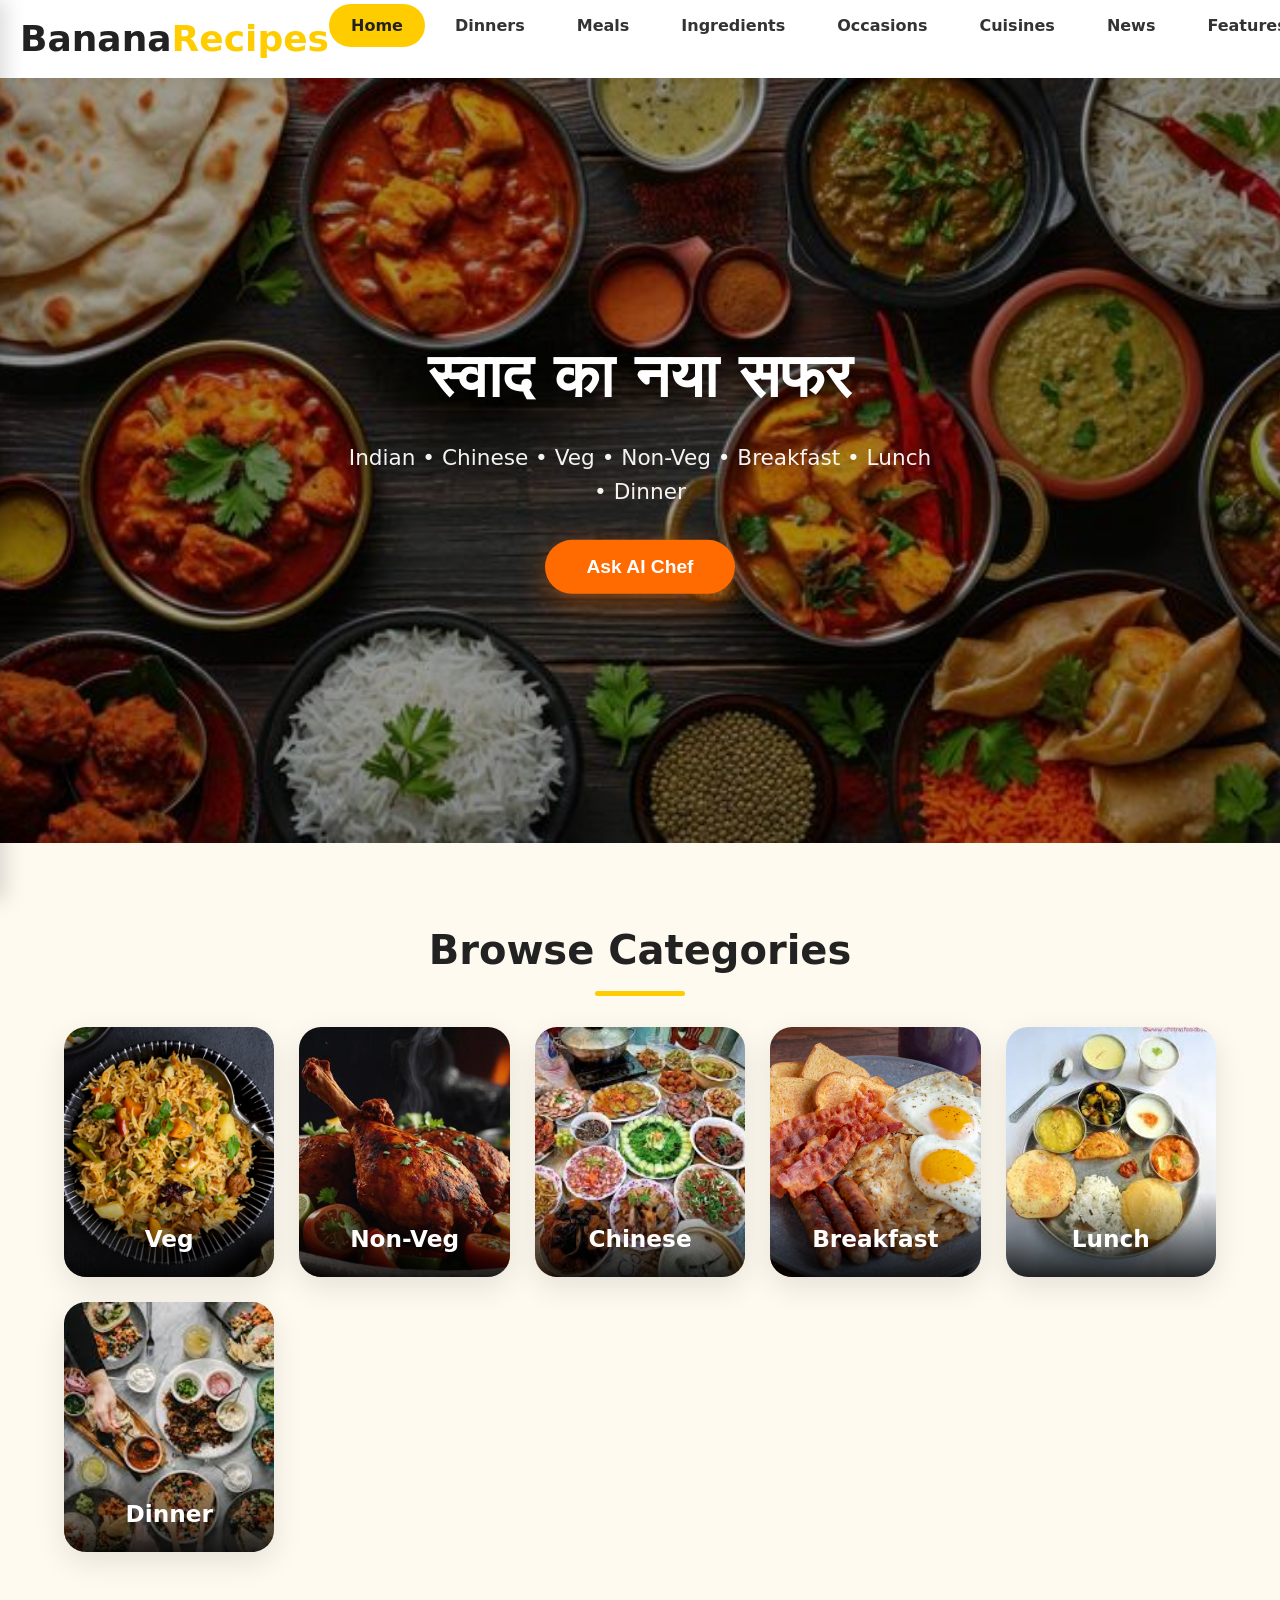
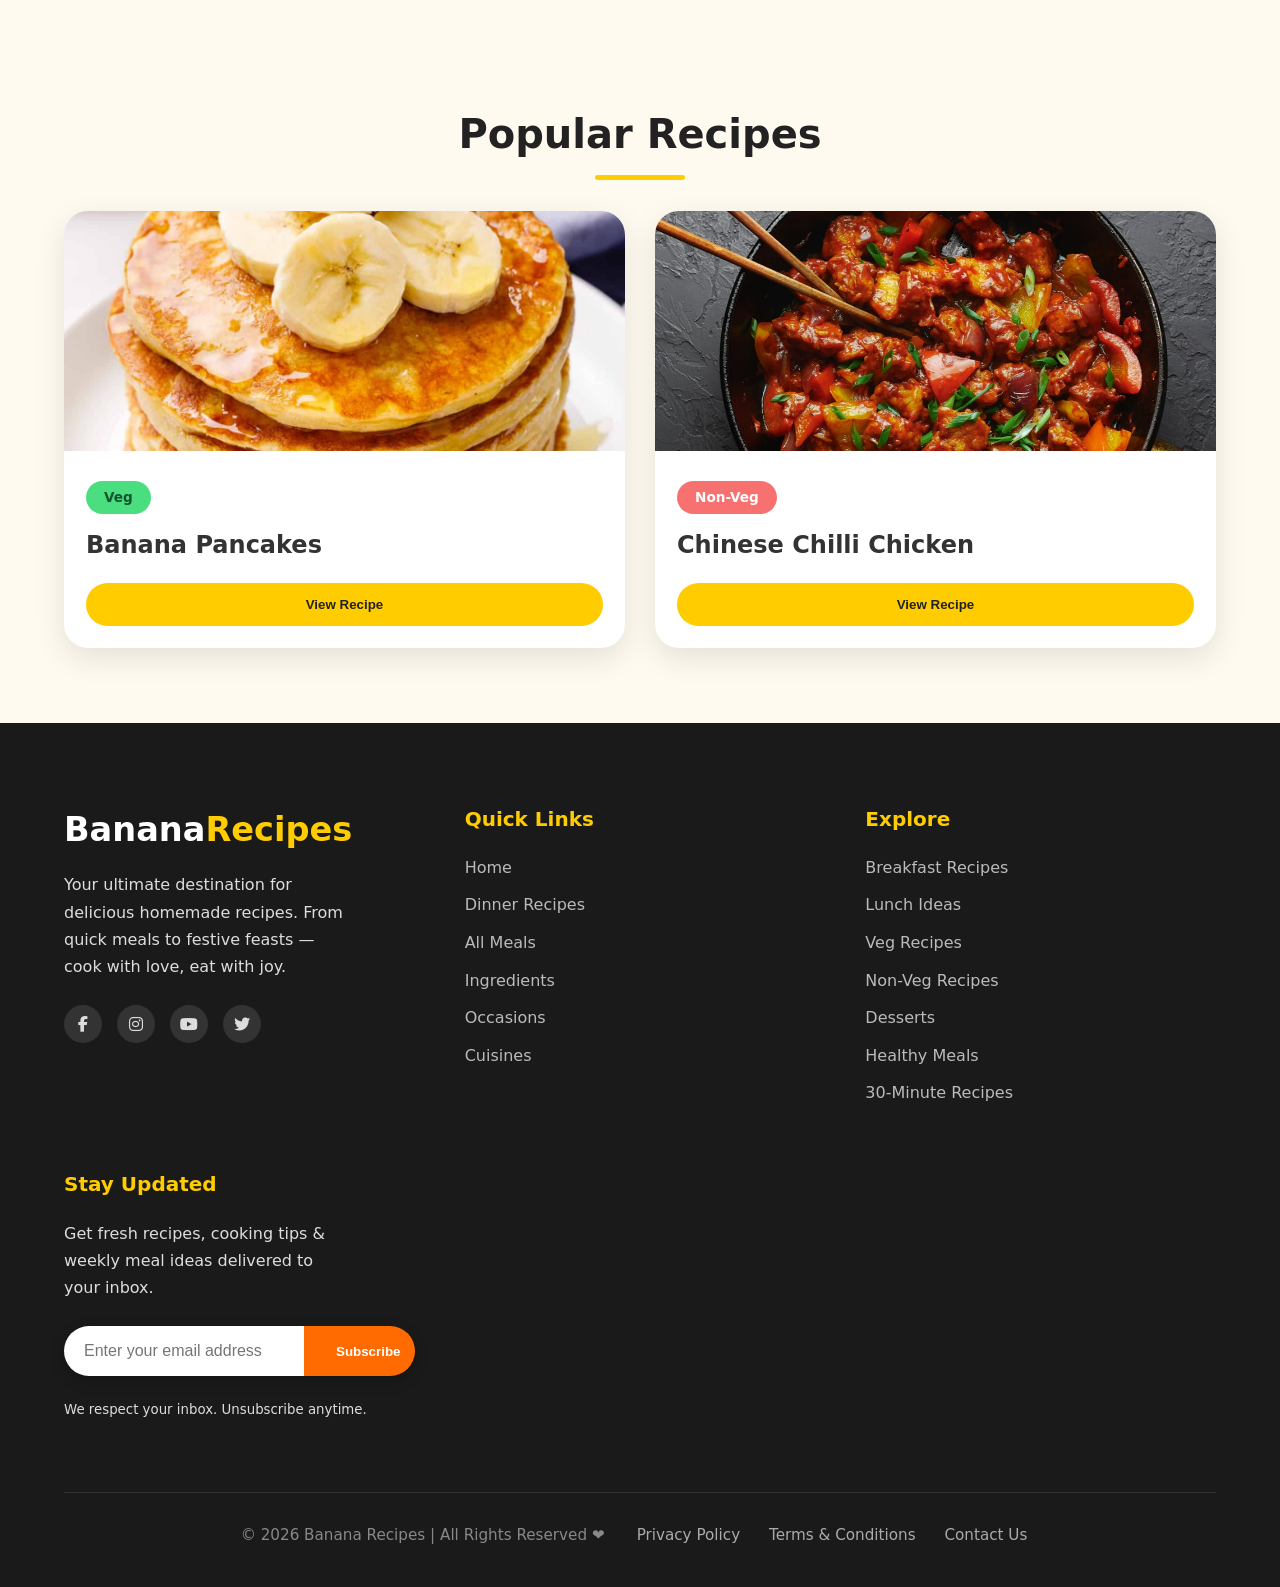
<file: index.html>
<!doctype html>
<html lang="hi">
  <head>
    <meta charset="UTF-8" />
    <meta name="viewport" content="width=device-width, initial-scale=1.0" />
    <title>Banana Recipes | स्वादिष्ट रेसिपीज़</title>
    <link rel="stylesheet" href="https://cdnjs.cloudflare.com/ajax/libs/font-awesome/6.5.0/css/all.min.css" />
    
    <style>
      :root {
        --primary: #ffcc00;
        --primary-dark: #e6b800;
        --accent: #ff6b00;
        --text: #333333;
        --dark: #222222;
        --light: #fffaf0;
      }

      * {
        margin: 0;
        padding: 0;
        box-sizing: border-box;
      }

      body {
        font-family: 'Segoe UI', system-ui, sans-serif;
        line-height: 1.6;
        color: var(--text);
        background-color: var(--light);
      }

      /* ==================== NAVBAR ==================== */
      .navbar {
        background: rgba(255, 255, 255, 0.97);
        backdrop-filter: blur(12px);
        box-shadow: 0 4px 20px rgba(0, 0, 0, 0.08);
        position: sticky;
        top: 0;
        z-index: 1000;
      }

      .nav-container {
        max-width: 1400px;
        margin: 0 auto;
        padding: 0 20px;
        display: flex;
        align-items: center;
        justify-content: space-between;
        height: 78px;
      }

      .logo h2 {
        font-size: 2.25rem;
        font-weight: 800;
        color: var(--dark);
      }

      .logo span {
        color: var(--primary);
      }

      /* Desktop Menu */
      .nav-menu {
        display: flex;
        list-style: none;
        gap: 8px;
      }

      .nav-menu li a {
        text-decoration: none;
        color: var(--text);
        font-weight: 600;
        padding: 12px 22px;
        border-radius: 50px;
        transition: all 0.3s ease;
      }

      .nav-menu li a:hover,
      .nav-menu li a.active {
        background: var(--primary);
        color: #222;
      }

      .nav-icons {
        display: flex;
        align-items: center;
        gap: 12px;
      }

      .icon-btn {
        background: none;
        border: none;
        font-size: 1.5rem;
        padding: 10px;
        border-radius: 50%;
        cursor: pointer;
        color: var(--dark);
      }

      .icon-btn:hover {
        background: #f5f5f5;
      }

      .chef-icon {
        background: var(--accent);
        color: white;
        padding: 10px 20px;
        border-radius: 50px;
        font-size: 1.05rem;
        font-weight: 600;
        display: flex;
        align-items: center;
        gap: 8px;
      }

      .hamburger {
        font-size: 1.9rem;
        cursor: pointer;
        color: var(--dark);
        display: none;
      }

      /* ==================== DRAWER MENU ==================== */
      .drawer {
        position: fixed;
        top: 0;
        left: -280px;
        width: 280px;
        height: 100vh;
        background: white;
        box-shadow: 5px 0 20px rgba(0, 0, 0, 0.15);
        transition: left 0.4s ease;
        z-index: 3000;
        padding: 20px 0;
      }

      .drawer.open {
        left: 0;
      }

      .drawer-header {
        display: flex;
        justify-content: space-between;
        align-items: center;
        padding: 0 25px 20px;
        border-bottom: 1px solid #eee;
      }

      .drawer-header h2 span {
        color: var(--primary);
      }

      .drawer-close {
        font-size: 2.2rem;
        cursor: pointer;
        color: #666;
      }

      .drawer-menu {
        list-style: none;
        padding: 15px 0;
      }

      .drawer-menu li a {
        display: block;
        padding: 15px 25px;
        color: var(--text);
        text-decoration: none;
        font-weight: 600;
        transition: all 0.3s;
      }

      .drawer-menu li a:hover,
      .drawer-menu li a.active {
        background: #fff8e6;
        color: var(--dark);
      }

      .overlay {
        position: fixed;
        top: 0;
        left: 0;
        width: 100%;
        height: 100%;
        background: rgba(0, 0, 0, 0.5);
        display: none;
        z-index: 2500;
      }

      .overlay.show {
        display: block;
      }

      /* ==================== HERO ==================== */
      .hero {
        position: relative;
        height: 85vh;
        min-height: 520px;
        overflow: hidden;
      }

      .hero-image {
        width: 100%;
        height: 100%;
        object-fit: cover;
        filter: brightness(0.65);
      }

      .hero-content {
        position: absolute;
        top: 50%;
        left: 50%;
        transform: translate(-50%, -50%);
        text-align: center;
        color: white;
        z-index: 2;
        max-width: 820px;
        padding: 0 20px;
      }

      .hero-content h1 {
        font-size: 3.8rem;
        font-weight: 800;
        margin-bottom: 16px;
        text-shadow: 0 4px 20px rgba(0, 0, 0, 0.6);
      }

      .hero-content p {
        font-size: 1.35rem;
        margin-bottom: 30px;
        opacity: 0.95;
      }

      .primary-btn {
        background: var(--accent);
        color: white;
        padding: 16px 42px;
        font-size: 1.2rem;
        border: none;
        border-radius: 50px;
        cursor: pointer;
        font-weight: bold;
        box-shadow: 0 10px 30px rgba(255, 107, 0, 0.4);
        transition: all 0.4s;
      }

      .primary-btn:hover {
        transform: translateY(-8px);
        box-shadow: 0 15px 35px rgba(255, 107, 0, 0.5);
      }

      /* ==================== SECTIONS ==================== */
      section {
        padding: 75px 5%;
      }

      section h2 {
        text-align: center;
        font-size: 2.5rem;
        margin-bottom: 45px;
        color: var(--dark);
        position: relative;
      }

      section h2::after {
        content: '';
        width: 90px;
        height: 5px;
        background: var(--primary);
        position: absolute;
        bottom: -14px;
        left: 50%;
        transform: translateX(-50%);
        border-radius: 10px;
      }

      /* Categories */
      .category-grid {
        display: grid;
        grid-template-columns: repeat(auto-fit, minmax(190px, 1fr));
        gap: 25px;
        max-width: 1400px;
        margin: 0 auto;
      }

      .category-card {
        position: relative;
        border-radius: 22px;
        overflow: hidden;
        box-shadow: 0 10px 30px rgba(0, 0, 0, 0.1);
        height: 250px;
        transition: all 0.4s;
      }

      .category-card:hover {
        transform: translateY(-15px);
        box-shadow: 0 20px 40px rgba(0, 0, 0, 0.18);
      }

      .category-card img {
        width: 100%;
        height: 100%;
        object-fit: cover;
        transition: transform 0.5s;
      }

      .category-card:hover img {
        transform: scale(1.1);
      }

      .category-card h3 {
        position: absolute;
        bottom: 0;
        left: 0;
        right: 0;
        background: linear-gradient(transparent, rgba(0,0,0,0.85));
        color: white;
        padding: 28px 20px 20px;
        text-align: center;
        font-size: 1.45rem;
        font-weight: 600;
      }

      /* Popular Recipes */
      .recipes-grid {
        display: grid;
        grid-template-columns: repeat(auto-fit, minmax(320px, 1fr));
        gap: 30px;
        max-width: 1400px;
        margin: 0 auto;
      }

      .recipe-card {
        background: white;
        border-radius: 24px;
        overflow: hidden;
        box-shadow: 0 10px 30px rgba(0, 0, 0, 0.1);
        transition: all 0.4s;
      }

      .recipe-card:hover {
        transform: translateY(-12px);
        box-shadow: 0 25px 50px rgba(0, 0, 0, 0.15);
      }

      .recipe-card img {
        width: 100%;
        height: 240px;
        object-fit: cover;
      }

      .recipe-info {
        padding: 22px;
      }

      .tag {
        display: inline-block;
        padding: 6px 18px;
        border-radius: 30px;
        font-size: 0.85rem;
        font-weight: bold;
        margin-bottom: 12px;
      }

      .tag.veg { background: #4ade80; color: #14532d; }
      .tag.nonveg { background: #f87171; color: white; }

      .recipe-info h3 {
        font-size: 1.5rem;
        margin-bottom: 18px;
      }

      .recipe-info button {
        width: 100%;
        padding: 14px;
        background: var(--primary);
        color: #222;
        border: none;
        border-radius: 50px;
        font-weight: 600;
        cursor: pointer;
        transition: all 0.3s;
      }

      .recipe-info button:hover {
        background: var(--primary-dark);
      }

      /* Footer */
     /* ==================== FOOTER ==================== */
.footer {
  background: #1a1a1a;
  color: #ddd;
  padding: 80px 5% 40px;
}

.footer-container {
  display: grid;
  grid-template-columns: repeat(auto-fit, minmax(260px, 1fr));
  gap: 50px;
  max-width: 1400px;
  margin: 0 auto;
}

.footer-box h3 {
  color: var(--primary);
  margin-bottom: 20px;
  font-size: 1.25rem;
}

.footer-box a {
  display: block;
  color: #bbb;
  text-decoration: none;
  margin-bottom: 12px;
  transition: all 0.3s;
}

.footer-box a:hover {
  color: var(--primary);
  padding-left: 5px;
}

.footer-logo {
  font-size: 2.1rem;
  color: white;
  margin-bottom: 15px;
}

.footer-logo span {
  color: var(--primary);
}

.footer-text {
  line-height: 1.7;
  margin-bottom: 25px;
  max-width: 280px;
}

/* Social Icons */
.social-icons a {
  display: inline-flex;
  align-items: center;
  justify-content: center;
  width: 38px;
  height: 38px;
  background: #333;
  color: #ddd;
  border-radius: 50%;
  margin-right: 10px;
  transition: all 0.3s;
}

.social-icons a:hover {
  background: var(--accent);
  color: white;
  transform: translateY(-4px);
}

/* Newsletter */
.newsletter-box {
  display: flex;
  margin: 20px 0;
  border-radius: 50px;
  overflow: hidden;
  box-shadow: 0 5px 15px rgba(0,0,0,0.2);
}

.newsletter-box input {
  flex: 1;
  padding: 16px 20px;
  border: none;
  outline: none;
  font-size: 1rem;
}

.newsletter-box button {
  background: var(--accent);
  color: white;
  border: none;
  padding: 0 32px;
  cursor: pointer;
  font-weight: 600;
  transition: 0.3s;
}

.newsletter-box button:hover {
  background: #e55a00;
}

/* Bottom Bar */
.footer-bottom {
  margin-top: 70px;
  padding-top: 30px;
  border-top: 1px solid #333;
  text-align: center;
}

.footer-bottom-content {
  max-width: 1400px;
  margin: 0 auto;
  display: flex;
  flex-wrap: wrap;
  justify-content: center;
  align-items: center;
  gap: 20px;
  color: #888;
  font-size: 0.95rem;
}

.footer-bottom-content a {
  color: #aaa;
  margin: 0 12px;
  text-decoration: none;
}

.footer-bottom-content a:hover {
  color: var(--primary);
}

/* Responsive */
@media (max-width: 768px) {
  .footer-container {
    gap: 40px;
  }
  
  .footer-bottom-content {
    flex-direction: column;
    gap: 15px;
  }
}

      /* Responsive */
      @media (max-width: 992px) {
        .nav-menu { display: none; }
        .hamburger { display: block; }
      }

      @media (max-width: 768px) {
        .hero-content h1 { font-size: 2.9rem; }
        .hero-content p { font-size: 1.2rem; }
      }
    </style>
  </head>
  <body>

    <!-- Navbar -->
    <nav class="navbar">
      <div class="nav-container">
        <div class="logo">
          <h2>Banana<span>Recipes</span></h2>
        </div>

        <ul class="nav-menu">
          <li><a href="index.html" class="active">Home</a></li>
          <li><a href="dinners.html">Dinners</a></li>
          <li><a href="meals.html">Meals</a></li>
          <li><a href="ingredients.html">Ingredients</a></li>
          <li><a href="occasions.html">Occasions</a></li>
          <li><a href="cuisines.html">Cuisines</a></li>
          <li><a href="news.html">News</a></li>
          <li><a href="features.html">Features</a></li>
          <li><a href="about.html">About Us</a></li>
        </ul>

        <div class="nav-icons">
          <button onclick="toggleSearch()" class="icon-btn">
            <i class="fas fa-search"></i>
          </button>
          
          <div class="hamburger" onclick="toggleDrawer()">
            <i class="fas fa-bars"></i>
          </div>
        </div>
      </div>
    </nav>

    <!-- Drawer -->
    <div class="overlay" id="overlay" onclick="toggleDrawer()"></div>
    <div class="drawer" id="drawer">
      <div class="drawer-header">
        <h2>Banana<span>Recipes</span></h2>
        <span class="drawer-close" onclick="toggleDrawer()">×</span>
      </div>
      <ul class="drawer-menu">
        <li><a href="index.html" class="active">Home</a></li>
        <li><a href="dinners.html">Dinners</a></li>
        <li><a href="meals.html">Meals</a></li>
        <li><a href="ingredients.html">Ingredients</a></li>
        <li><a href="occasions.html">Occasions</a></li>
        <li><a href="cuisines.html">Cuisines</a></li>
        <li><a href="news.html">News</a></li>
        <li><a href="features.html">Features</a></li>
        <li><a href="about.html">About Us</a></li>
      </ul>
    </div>

   
   

    <!-- Hero -->
    <header class="hero">
      <img src="/images/baner.jpg" alt="Banana Recipes" class="hero-image" />
      <div class="hero-content">
        <h1>स्वाद का नया सफर</h1>
        <p>Indian • Chinese • Veg • Non-Veg • Breakfast • Lunch • Dinner</p>
        <button onclick="openChefModal()" class="primary-btn">Ask AI Chef</button>
      </div>
    </header>

    <main>
      <section class="categories">
        <h2>Browse Categories</h2>
        <div class="category-grid">
          <div class="category-card"><img src="/images/Veg-Pulao-Blog.jpg" alt="Veg"/><h3>Veg</h3></div>
          <div class="category-card"><img src="/images/non-veg.jpg" alt="Non-Veg"/><h3>Non-Veg</h3></div>
          <div class="category-card"><img src="/images/chinease.jpeg" alt="Chinese"/><h3>Chinese</h3></div>
          <div class="category-card"><img src="/images/breakfast.jpg" alt="Breakfast"/><h3>Breakfast</h3></div>
          <div class="category-card"><img src="/images/lunch.jpeg" alt="Lunch"/><h3>Lunch</h3></div>
          <div class="category-card"><img src="/images/dinner.jpeg" alt="Dinner"/><h3>Dinner</h3></div>
        </div>
      </section>

      <section class="popular-recipes">
        <h2>Popular Recipes</h2>
        <div class="recipes-grid">
          <div class="recipe-card">
            <img src="/images/banana packers.jpg" alt="Banana Pancakes"/>
            <div class="recipe-info">
              <span class="tag veg">Veg</span>
              <h3>Banana Pancakes</h3>
              <button onclick="viewRecipe(this)">View Recipe</button>
            </div>
          </div>
          <div class="recipe-card">
            <img src="/images/chilli chicken.jpg" alt="Chilli Chicken"/>
            <div class="recipe-info">
              <span class="tag nonveg">Non-Veg</span>
              <h3>Chinese Chilli Chicken</h3>
              <button onclick="viewRecipe(this)">View Recipe</button>
            </div>
          </div>
        </div>
      </section>
    </main>

    
  
<!-- FOOTER -->
<footer class="footer">
  <div class="footer-container">
    
    <!-- Column 1: Brand -->
    <div class="footer-box">
      <h2 class="footer-logo">Banana<span>Recipes</span></h2>
      <p class="footer-text">
        Your ultimate destination for delicious homemade recipes. 
        From quick meals to festive feasts — cook with love, eat with joy.
      </p>
      <div class="social-icons">
        <a href="#" aria-label="Facebook"><i class="fab fa-facebook-f"></i></a>
        <a href="#" aria-label="Instagram"><i class="fab fa-instagram"></i></a>
        <a href="#" aria-label="YouTube"><i class="fab fa-youtube"></i></a>
        <a href="#" aria-label="Twitter"><i class="fab fa-twitter"></i></a>
      </div>
    </div>

    <!-- Column 2: Quick Links -->
    <div class="footer-box">
      <h3>Quick Links</h3>
      <a href="index.html">Home</a>
      <a href="dinners.html">Dinner Recipes</a>
      <a href="meals.html">All Meals</a>
      <a href="ingredients.html">Ingredients</a>
      <a href="occasions.html">Occasions</a>
      <a href="cuisines.html">Cuisines</a>
    </div>

    <!-- Column 3: Explore -->
    <div class="footer-box">
      <h3>Explore</h3>
      <a href="#">Breakfast Recipes</a>
      <a href="#">Lunch Ideas</a>
      <a href="#">Veg Recipes</a>
      <a href="#">Non-Veg Recipes</a>
      <a href="#">Desserts</a>
      <a href="#">Healthy Meals</a>
      <a href="#">30-Minute Recipes</a>
    </div>

    <!-- Column 4: Newsletter -->
    <div class="footer-box">
      <h3>Stay Updated</h3>
      <p class="footer-text">
        Get fresh recipes, cooking tips & weekly meal ideas delivered to your inbox.
      </p>
      <form class="newsletter-form">
        <div class="newsletter-box">
          <input type="email" placeholder="Enter your email address" required>
          <button type="submit">Subscribe</button>
        </div>
      </form>
      <small>We respect your inbox. Unsubscribe anytime.</small>
    </div>
  </div>

  <!-- Bottom Bar -->
  <div class="footer-bottom">
    <div class="footer-bottom-content">
      <p>© 2026 Banana Recipes | All Rights Reserved ❤️</p>
      <div class="footer-links">
        <a href="#">Privacy Policy</a>
        <a href="#">Terms & Conditions</a>
        <a href="#">Contact Us</a>
      </div>
    </div>
  </div>
</footer>

   

    <script>

      function handleNewsletter(event) {
        event.preventDefault();

        // Get the input field
        const emailInput = event.target.querySelector('input[type="email"]');
        const email = emailInput.value.trim();
        const button = event.target.querySelector('button');

        // Simple email validation
        const emailPattern = /^[^\s@]+@[^\s@]+\.[^\s@]+$/;

        if (!email) {
            showMessage("Please enter your email address", "error");
            return;
        }

        if (!emailPattern.test(email)) {
            showMessage("Please enter a valid email address", "error");
            return;
        }

        // Disable button and show loading
        const originalText = button.textContent;
        button.textContent = "Subscribing...";
        button.disabled = true;

        // Simulate API call
        setTimeout(() => {
            showMessage("🎉 Thank you! You've successfully subscribed.", "success");
            
            // Reset form
            emailInput.value = "";
            button.textContent = originalText;
            button.disabled = false;
        }, 1500);
    }

    // Show success or error message
    function showMessage(message, type) {
        // Create toast notification
        const toast = document.createElement('div');
        toast.style.position = 'fixed';
        toast.style.bottom = '30px';
        toast.style.left = '50%';
        toast.style.transform = 'translateX(-50%)';
        toast.style.padding = '16px 24px';
        toast.style.borderRadius = '50px';
        toast.style.color = 'white';
        toast.style.fontWeight = '500';
        toast.style.zIndex = '10000';
        toast.style.boxShadow = '0 10px 30px rgba(0,0,0,0.2)';
        toast.style.opacity = '0';
        toast.style.transition = 'all 0.4s ease';

        if (type === "success") {
            toast.style.background = '#22c55e';
        } else {
            toast.style.background = '#ef4444';
        }

        toast.textContent = message;
        document.body.appendChild(toast);

        // Show animation
        setTimeout(() => {
            toast.style.opacity = '1';
            toast.style.transform = 'translateX(-50%) translateY(-10px)';
        }, 10);

        // Auto hide after 4 seconds
        setTimeout(() => {
            toast.style.opacity = '0';
            toast.style.transform = 'translateX(-50%)';
            setTimeout(() => toast.remove(), 400);
        }, 4000);
    }

    // Initialize all newsletter forms
    function initNewsletters() {
        const newsletterForms = document.querySelectorAll('.newsletter-box');
        
        newsletterForms.forEach(form => {
            // If it's inside a <form> tag, use it
            let parentForm = form.closest('form');
            
            if (!parentForm) {
                // If not in form tag, wrap it or add event to button
                const button = form.querySelector('button');
                if (button) {
                    button.addEventListener('click', (e) => {
                        e.preventDefault();
                        const input = form.querySelector('input[type="email"]');
                        if (input) {
                            // Create temporary form for validation
                            const tempForm = document.createElement('form');
                            tempForm.appendChild(input.cloneNode(true));
                            handleNewsletter({ target: tempForm, preventDefault: () => {} });
                        }
                    });
                }
            } else {
                parentForm.addEventListener('submit', handleNewsletter);
            }
        });
    }

    // Run when page loads
    document.addEventListener('DOMContentLoaded', initNewsletters);

      function toggleDrawer() {
        document.getElementById('drawer').classList.toggle('open');
        document.getElementById('overlay').classList.toggle('show');
      }

      function toggleSearch() {
        const el = document.getElementById('searchOverlay');
        el.style.display = el.style.display === 'flex' ? 'none' : 'flex';
      }

      function openChefModal() {
        document.getElementById('chefModal').style.display = 'flex';
      }

      function closeChefModal() {
        document.getElementById('chefModal').style.display = 'none';
      }

      function viewRecipe() {
        alert("Recipe details will open here (Demo)");
      }
    </script>
  </body>
</html>
</file>
